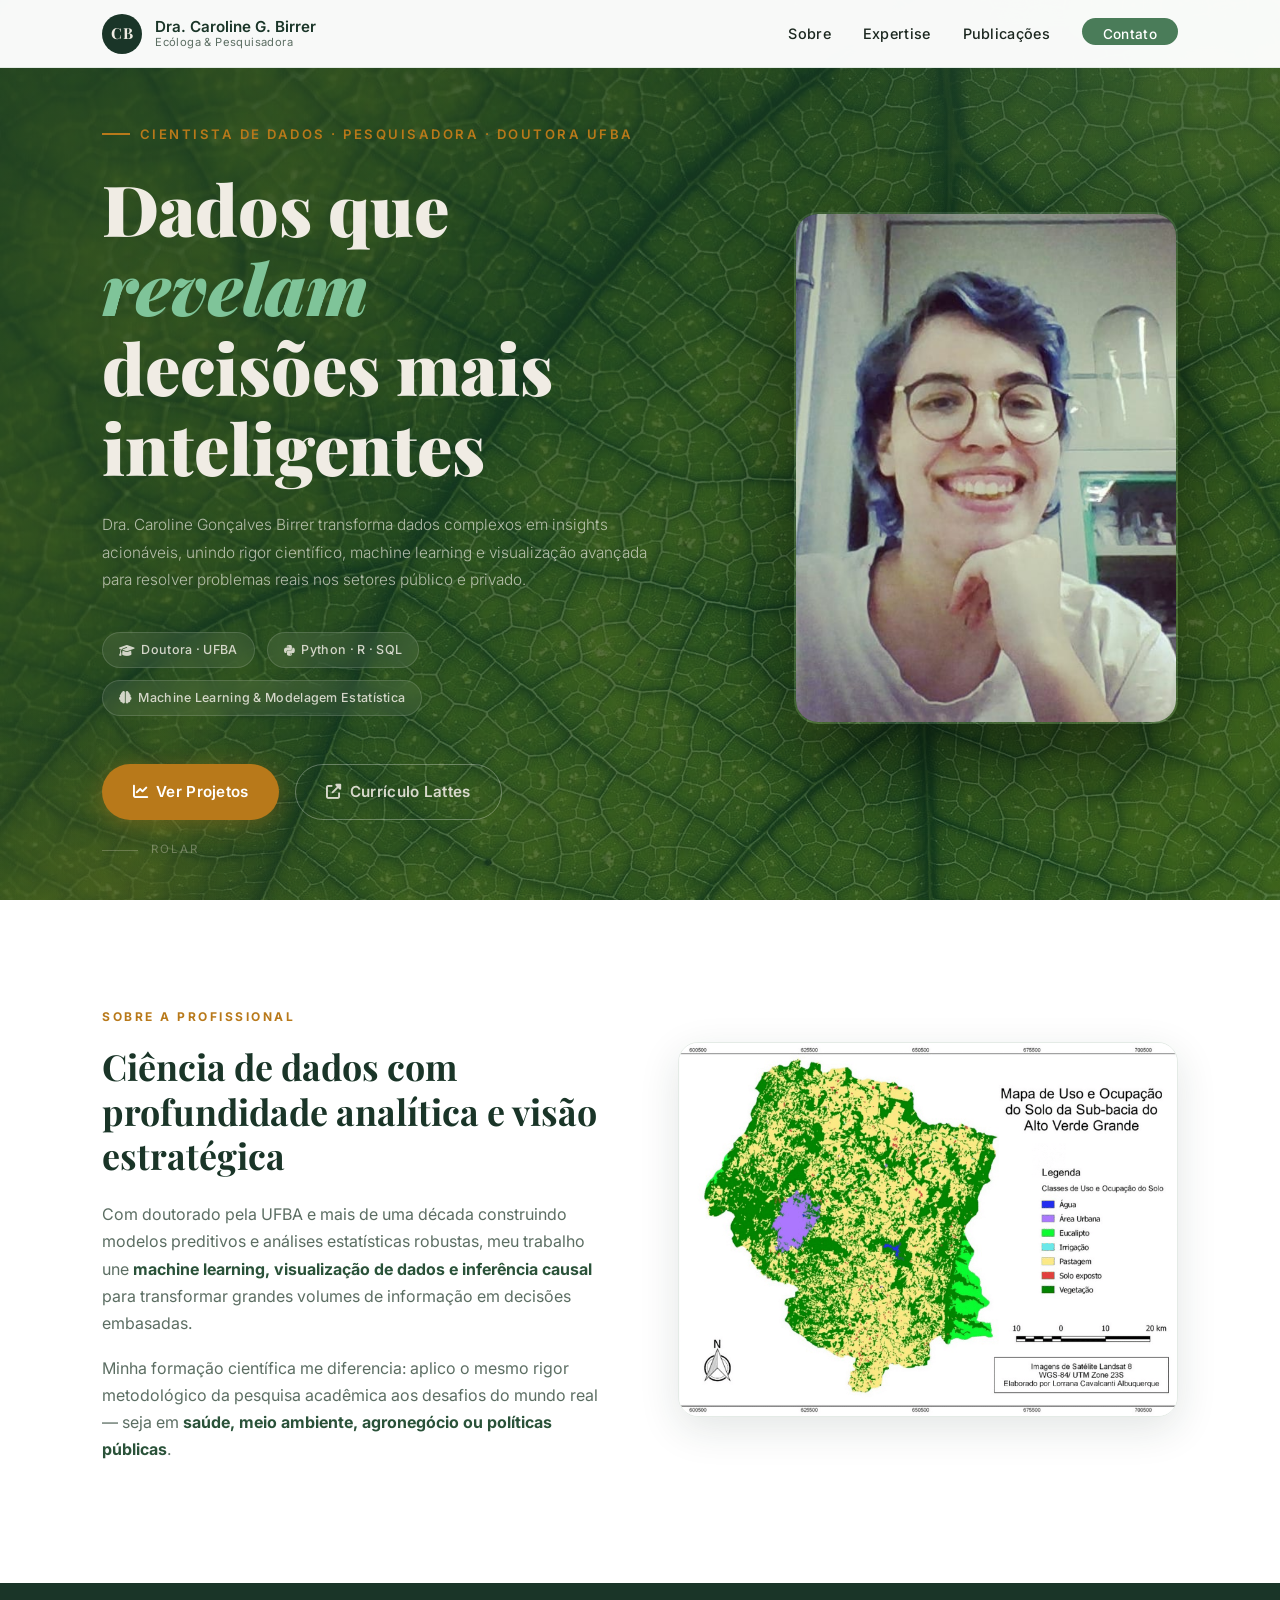
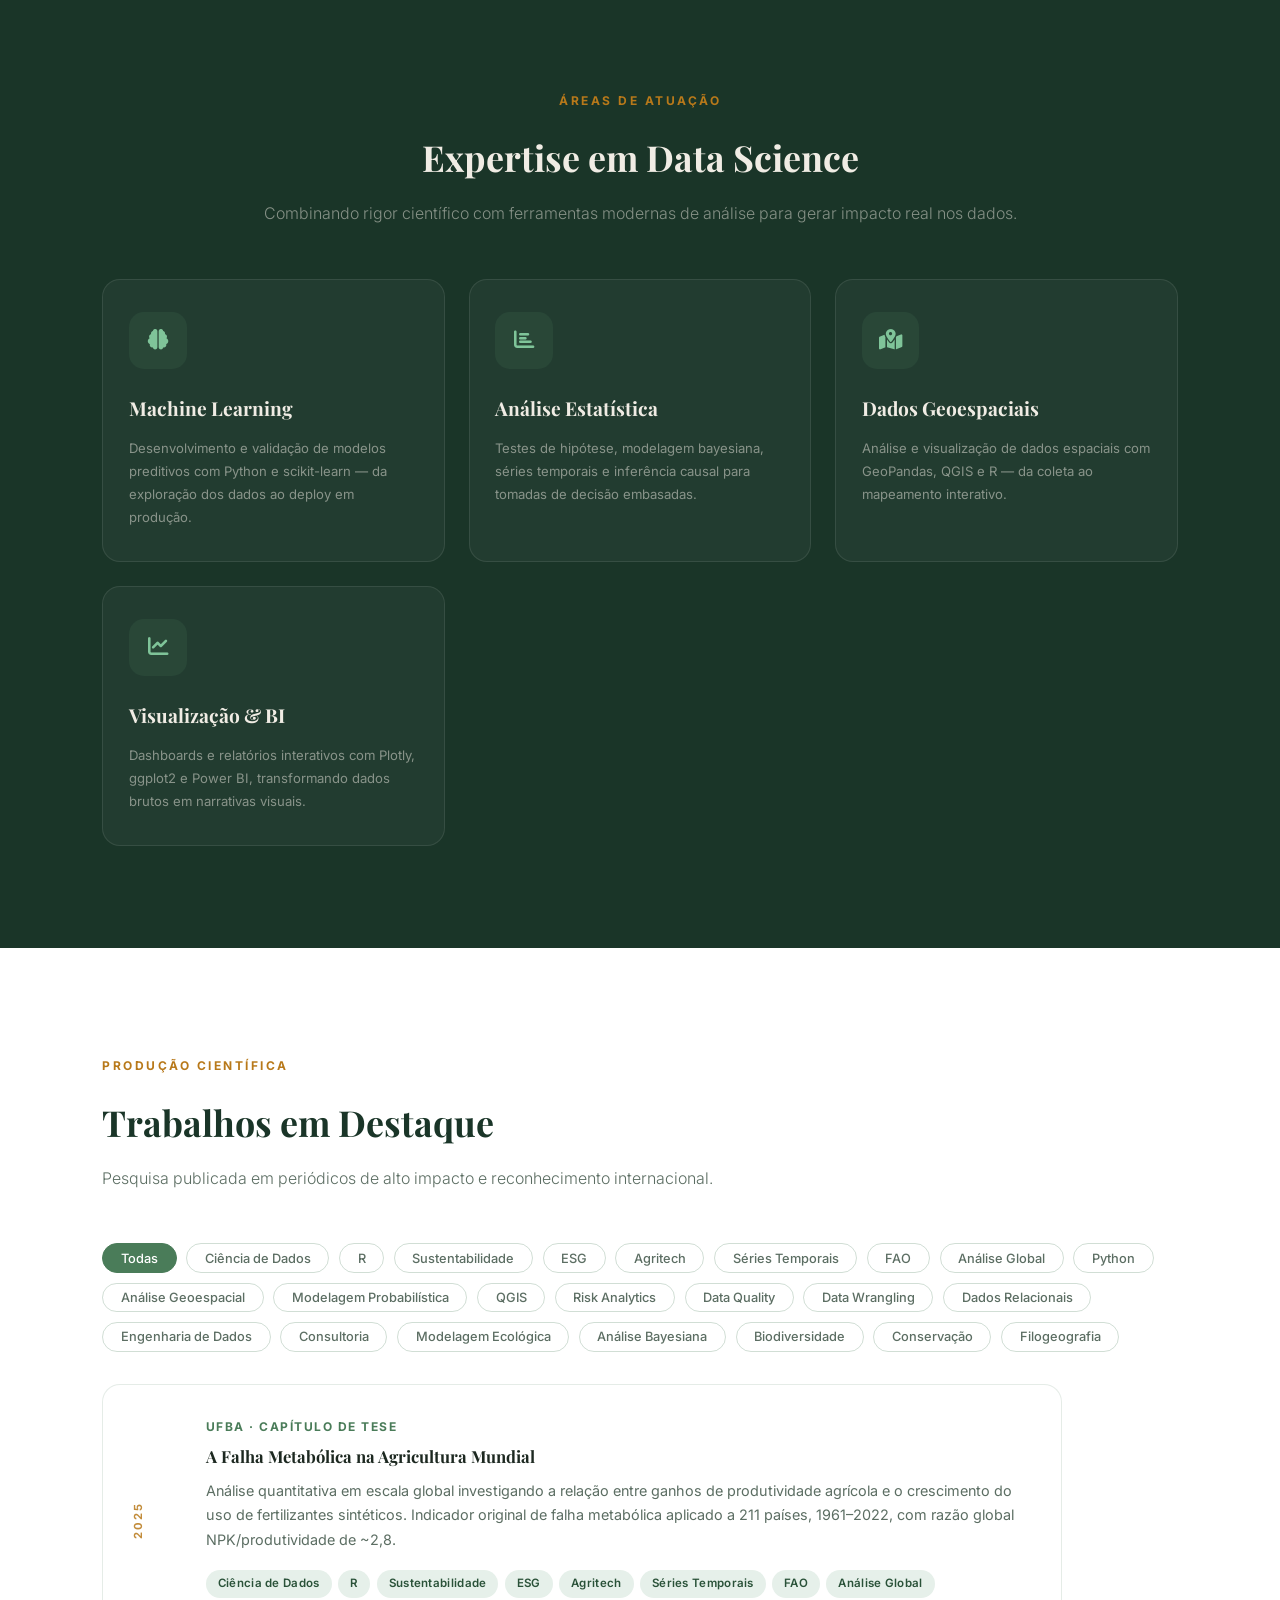
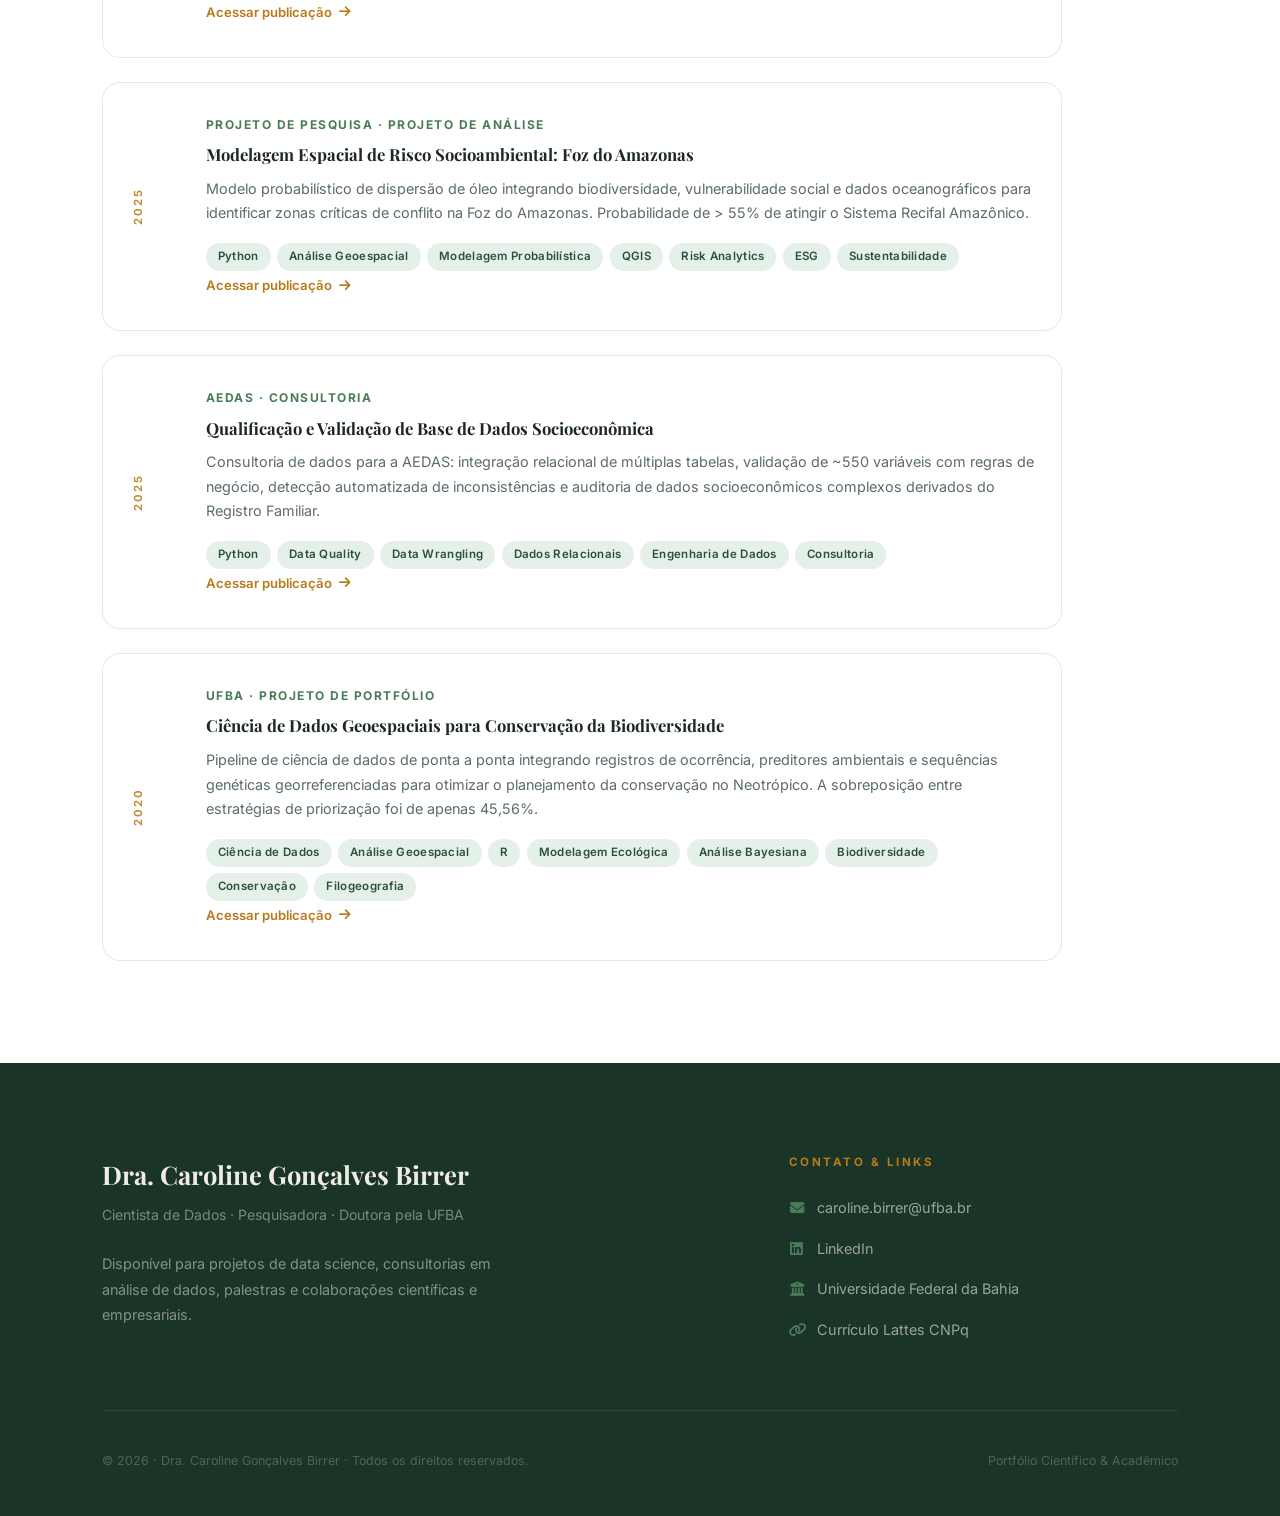
<file: index.html>
<!DOCTYPE html>
<html lang="pt-br">
<head>
    <meta charset="UTF-8">
    <meta name="viewport" content="width=device-width, initial-scale=1.0">
    <title>Dra. Caroline Gonçalves Birrer | Cientista de Dados & Pesquisadora</title>
    <meta name="description" content="Doutora pela UFBA. Especialista em Data Science, Machine Learning, análise estatística e visualização de dados para decisões baseadas em evidências.">
    <link href="https://fonts.googleapis.com/css2?family=Playfair+Display:ital,wght@0,700;0,900;1,700&family=Inter:wght@300;400;500;600&display=swap" rel="stylesheet">
    <link rel="stylesheet" href="https://cdnjs.cloudflare.com/ajax/libs/font-awesome/6.4.0/css/all.min.css">
    
    <link rel="stylesheet" href="css/style.css">
</head>
<body>

    <!-- ── NAVEGAÇÃO ─────────────────────────────────────── -->
    <nav id="main-nav">
        <a href="#" class="logo">
            <div class="logo-monogram">CB</div>
            <div class="logo-text">
                <span class="logo-name">Dra. Caroline G. Birrer</span>
                <span class="logo-title">Ecóloga &amp; Pesquisadora</span>
            </div>
        </a>
        <ul class="nav-links">
            <li><a href="#sobre">Sobre</a></li>
            <li><a href="#expertise">Expertise</a></li>
            <li><a href="#publicacoes">Publicações</a></li>
            <li><a href="#contato" class="nav-cta">Contato</a></li>
        </ul>
    </nav>

    <!-- ── HERO ──────────────────────────────────────────── -->
    <!-- Renderizado via data/hero.json -->
    <header class="hero" id="hero-section">
        <div class="hero-content" id="hero-content"></div>
        <div class="hero-visual" id="hero-visual"></div>
        <div class="hero-scroll"><span class="scroll-line"></span> Rolar</div>
    </header>

    <!-- ── MÉTRICAS ───────────────────────────────────────── -->
    <div class="stats-bar">
        <div class="stats-grid" id="stats-grid"></div>
    </div>

    <!-- ── SOBRE ──────────────────────────────────────────── -->
    <!-- Renderizado via data/sobre.json -->
    <section id="sobre"></section>

    <!-- ── EXPERTISE ──────────────────────────────────────── -->
    <!-- Renderizado via data/areas.json -->
    <section id="expertise"></section>

    <!-- ── PUBLICAÇÕES ────────────────────────────────────── -->
    <section id="publicacoes">
        <div class="section-header fade-up">
            <span class="label-tag">Produção Científica</span>
            <h2>Trabalhos em Destaque</h2>
            <p class="section-sub">Pesquisa publicada em periódicos de alto impacto e reconhecimento internacional.</p>
        </div>

        <!-- Filtros de tag -->
        <div class="pub-filters fade-up" id="pub-filters" aria-label="Filtrar publicações"></div>

        <!-- Cards renderizados via JS a partir de data/publications.json -->
        <div class="pub-grid" id="pub-grid" aria-live="polite">
            <div class="pub-loading" id="pub-loading">
                <div class="pub-spinner"></div>
                <span>Carregando publicações…</span>
            </div>
        </div>
    </section>

    <!-- ── FOOTER / CONTATO ───────────────────────────────── -->
    <!-- Renderizado via data/contato.json -->
    <footer id="contato"></footer>

    <script src="js/main.js"></script>
</body>
</html>
</file>
<file: css/style.css>
:root {
    --primary:        #4a7c59;
    --primary-dark:   #2a5239;
    --primary-deep:   #1a3528;
    --accent:         #b8791a;
    --accent-light:   #f2e6cc;
    --primary-light:  #e6f0ea;
    --light:          #f4f7f5;
    --dark:           #1c2820;
    --text-muted:     #5c6e63;
    --white:          #ffffff;
    --off-white:      #f0ece4;
}

*, *::before, *::after { margin: 0; padding: 0; box-sizing: border-box; }
html { scroll-behavior: smooth; }

body {
    font-family: 'Inter', sans-serif;
    line-height: 1.7;
    color: var(--dark);
    background: var(--white);
}

/* ── NAV ─────────────────────────────────────────── */
nav {
    background: rgba(255,255,255,0.97);
    backdrop-filter: blur(12px);
    -webkit-backdrop-filter: blur(12px);
    padding: clamp(0.7rem, 1.5vh, 1.2rem) clamp(4%, 8vw, 8%);
    display: flex;
    justify-content: space-between;
    align-items: center;
    position: fixed;
    top: 0; left: 0; right: 0;
    z-index: 1000;
    border-bottom: 1px solid rgba(74,124,89,0.12);
    transition: padding 0.35s ease, box-shadow 0.35s ease;
}
nav.scrolled {
    padding: clamp(0.4rem, 0.8vh, 0.7rem) clamp(4%, 8vw, 8%);
    box-shadow: 0 4px 30px rgba(26,53,40,0.1);
}

.logo {
    display: flex;
    align-items: center;
    gap: 0.8rem;
    text-decoration: none;
}
.logo-monogram {
    width: 40px; height: 40px;
    background: var(--primary-deep);
    color: var(--off-white);
    border-radius: 50%;
    display: flex; align-items: center; justify-content: center;
    font-family: 'Playfair Display', serif;
    font-weight: 700;
    font-size: 0.95rem;
    letter-spacing: 1px;
    flex-shrink: 0;
}
.logo-text { display: flex; flex-direction: column; line-height: 1.2; }
.logo-name  { font-weight: 600; font-size: 0.95rem; color: var(--primary-deep); }
.logo-title { font-size: 0.7rem; color: var(--text-muted); letter-spacing: 0.4px; }

.nav-links {
    list-style: none;
    display: flex;
    gap: clamp(1.2rem, 2.5vw, 2.5rem);
    align-items: center;
}
.nav-links a {
    text-decoration: none;
    color: var(--dark);
    font-weight: 500;
    font-size: 0.9rem;
    letter-spacing: 0.3px;
    position: relative;
    padding-bottom: 3px;
}
.nav-links a::after {
    content: '';
    position: absolute;
    bottom: 0; left: 0;
    width: 0; height: 2px;
    background: var(--accent);
    transition: width 0.3s ease;
}
.nav-links a:hover { color: var(--primary-dark); }
.nav-links a:hover::after { width: 100%; }

.nav-cta {
    background: var(--primary) !important;
    color: var(--white) !important;
    padding: 0.5rem 1.3rem;
    border-radius: 50px;
    font-size: 0.85rem !important;
    transition: background 0.3s ease !important;
}
.nav-cta:hover { background: var(--primary-dark) !important; }
.nav-cta::after { display: none !important; }

/* ── HERO ────────────────────────────────────────── */
.hero {
    background:
        linear-gradient(to bottom right, rgba(26,53,40,0.82) 0%, rgba(26,53,40,0.65) 100%),
        url('../images/bg_hero_01.jpeg') center center / cover no-repeat;
    min-height: 100vh;
    display: flex;
    align-items: center;
    justify-content: space-between;
    gap: clamp(2rem, 5vw, 4rem);
    padding: clamp(6rem, 12vh, 10rem) clamp(4%, 8vw, 8%) clamp(4rem, 8vh, 6rem);
    position: relative;
    overflow: hidden;
}

/* ── HERO VISUAL (imagem direita) ────────────────── */
.hero-visual {
    flex-shrink: 0;
    width: clamp(240px, 30vw, 440px);
    position: relative;
    z-index: 1;
}
.hero-visual img {
    width: 100%;
    display: block;
    border-radius: 24px;
    object-fit: cover;
    aspect-ratio: 3 / 4;
    border: 2px solid rgba(255,255,255,0.1);
    box-shadow: 0 40px 80px rgba(0,0,0,0.45);
}
.hero::before {
    content: '';
    position: absolute;
    top: -40%; right: -15%;
    width: clamp(320px, 52vw, 750px); height: clamp(320px, 52vw, 750px);
    background: radial-gradient(circle, rgba(74,124,89,0.22) 0%, transparent 68%);
    pointer-events: none;
}
.hero::after {
    content: '';
    position: absolute;
    bottom: -25%; left: -8%;
    width: clamp(220px, 36vw, 520px); height: clamp(220px, 36vw, 520px);
    background: radial-gradient(circle, rgba(184,121,26,0.1) 0%, transparent 68%);
    pointer-events: none;
}

.hero-content {
    max-width: clamp(480px, 65vw, 760px);
    position: relative;
    z-index: 1;
}
.hero-eyebrow {
    display: inline-flex;
    align-items: center;
    gap: 0.6rem;
    color: var(--accent);
    font-size: 0.82rem;
    font-weight: 600;
    letter-spacing: 2.5px;
    text-transform: uppercase;
    margin-bottom: 1.5rem;
}
.hero-eyebrow::before {
    content: '';
    display: block;
    width: 28px; height: 2px;
    background: var(--accent);
}
.hero h1 {
    font-family: 'Playfair Display', serif;
    font-size: clamp(2.8rem, 5.5vw, 4.4rem);
    font-weight: 900;
    color: var(--off-white);
    line-height: 1.13;
    margin-bottom: 1.5rem;
}
.hero h1 em {
    font-style: italic;
    color: #7fc499;
}
.hero-desc {
    font-size: clamp(0.95rem, 1.2vw, 1.15rem);
    color: rgba(240,236,228,0.7);
    max-width: min(600px, 90%);
    margin-bottom: clamp(1.8rem, 3vw, 2.5rem);
    font-weight: 300;
    line-height: 1.8;
}
.hero-badges {
    display: flex;
    flex-wrap: wrap;
    gap: 0.7rem;
    margin-bottom: 3rem;
}
.badge {
    background: rgba(255,255,255,0.07);
    border: 1px solid rgba(255,255,255,0.14);
    color: rgba(240,236,228,0.85);
    padding: 0.4rem 1rem;
    border-radius: 50px;
    font-size: 0.78rem;
    font-weight: 500;
    letter-spacing: 0.3px;
    backdrop-filter: blur(6px);
}
.hero-cta { display: flex; gap: 1rem; flex-wrap: wrap; }

.btn {
    display: inline-flex;
    align-items: center;
    gap: 0.5rem;
    padding: 0.9rem 1.9rem;
    border-radius: 50px;
    text-decoration: none;
    font-weight: 600;
    font-size: 0.95rem;
    transition: all 0.3s ease;
    letter-spacing: 0.3px;
}
.btn-primary {
    background: var(--accent);
    color: var(--white);
    box-shadow: 0 4px 22px rgba(184,121,26,0.38);
}
.btn-primary:hover {
    background: #9e6816;
    transform: translateY(-3px);
    box-shadow: 0 10px 30px rgba(184,121,26,0.48);
}
.btn-ghost {
    border: 1.5px solid rgba(255,255,255,0.3);
    color: rgba(240,236,228,0.88);
}
.btn-ghost:hover {
    border-color: rgba(255,255,255,0.65);
    color: var(--off-white);
    transform: translateY(-3px);
}

.hero-scroll {
    position: absolute;
    bottom: 2.5rem; left: 8%;
    display: flex;
    align-items: center;
    gap: 0.8rem;
    color: rgba(240,236,228,0.35);
    font-size: 0.72rem;
    letter-spacing: 2px;
    text-transform: uppercase;
}
.scroll-line { width: 36px; height: 1px; background: rgba(240,236,228,0.25); }

/* ── STATS BAR ───────────────────────────────────── */
.stats-bar { background: var(--primary); }
.stats-grid {
    display: grid;
    grid-template-columns: repeat(3, 1fr);
}
.stat-item {
    padding: clamp(1.8rem, 3.5vw, 2.8rem) clamp(1rem, 2vw, 2rem);
    text-align: center;
    border-right: 1px solid rgba(255,255,255,0.1);
}
.stat-item:last-child { border-right: none; }
.stat-number {
    font-family: 'Playfair Display', serif;
    font-size: clamp(2rem, 3.5vw, 3.8rem);
    font-weight: 900;
    color: var(--off-white);
    display: block;
    line-height: 1;
    margin-bottom: 0.4rem;
}
.stat-label {
    font-size: clamp(0.65rem, 0.8vw, 0.78rem);
    color: rgba(240,236,228,0.55);
    letter-spacing: 1.5px;
    text-transform: uppercase;
    font-weight: 500;
}

/* ── SOBRE ───────────────────────────────────────── */
#sobre {
    padding: clamp(4rem, 8vw, 8rem) clamp(4%, 8vw, 8%);
    display: grid;
    grid-template-columns: 1fr 1fr;
    gap: clamp(3rem, 6vw, 6rem);
    align-items: center;
}
.label-tag {
    display: inline-block;
    color: var(--accent);
    font-size: 0.75rem;
    font-weight: 700;
    letter-spacing: 2.5px;
    text-transform: uppercase;
    margin-bottom: 1rem;
}
.sobre-text h2 {
    font-family: 'Playfair Display', serif;
    font-size: clamp(1.8rem, 2.8vw, 2.8rem);
    font-weight: 700;
    color: var(--primary-deep);
    line-height: 1.25;
    margin-bottom: clamp(1rem, 1.8vw, 1.5rem);
}
.sobre-text p {
    color: var(--text-muted);
    margin-bottom: 1.1rem;
    font-size: 1rem;
}
.sobre-text strong { color: var(--primary-dark); }

/* ── SOBRE FOTO DE PERFIL ─────────────────────── */
.sobre-right { display: flex; flex-direction: column; gap: 1.5rem; }
.sobre-photo {
    border-radius: 20px;
    overflow: hidden;
    border: 1px solid rgba(74,124,89,0.15);
    box-shadow: 0 12px 40px rgba(26,53,40,0.12);
}
.sobre-photo img {
    width: 100%;
    display: block;
    object-fit: cover;
    aspect-ratio: 4 / 3;
}
.sobre-highlights { display: flex; flex-direction: column; gap: 1.25rem; }
.highlight-item {
    display: flex;
    align-items: flex-start;
    gap: 1rem;
    padding: 1.4rem 1.5rem;
    background: var(--light);
    border-radius: 14px;
    border-left: 3px solid var(--primary);
    transition: transform 0.25s ease, box-shadow 0.25s ease;
}
.highlight-item:hover {
    transform: translateX(5px);
    box-shadow: 0 6px 24px rgba(74,124,89,0.1);
}
.highlight-icon {
    width: 44px; height: 44px;
    background: var(--primary-light);
    border-radius: 11px;
    display: flex; align-items: center; justify-content: center;
    color: var(--primary);
    font-size: 1.1rem;
    flex-shrink: 0;
}
.highlight-text h4 {
    font-size: 0.95rem;
    font-weight: 600;
    color: var(--dark);
    margin-bottom: 0.2rem;
}
.highlight-text p { font-size: 0.85rem; color: var(--text-muted); margin: 0; }

/* ── EXPERTISE ───────────────────────────────────── */
#expertise {
    padding: clamp(4rem, 8vw, 8rem) clamp(4%, 8vw, 8%);
    background: var(--primary-deep);
}
.section-header { text-align: center; margin-bottom: clamp(2.5rem, 4vw, 4rem); }
.section-header h2 {
    font-family: 'Playfair Display', serif;
    font-size: clamp(1.8rem, 2.8vw, 2.8rem);
    font-weight: 700;
}
.section-sub {
    font-size: 1rem;
    margin-top: 0.75rem;
    font-weight: 300;
}
#expertise .section-header h2 { color: var(--off-white); }
#expertise .section-sub { color: rgba(240,236,228,0.5); }

.expertise-grid {
    display: grid;
    grid-template-columns: repeat(auto-fit, minmax(260px, 1fr));
    gap: 1.5rem;
}
.expertise-card {
    background: rgba(255,255,255,0.04);
    border: 1px solid rgba(255,255,255,0.09);
    padding: clamp(1.5rem, 2.5vw, 2.5rem) clamp(1.2rem, 2vw, 2rem);
    border-radius: 18px;
    transition: all 0.35s ease;
    position: relative;
    overflow: hidden;
}
.expertise-card::before {
    content: '';
    position: absolute;
    top: 0; left: 0; right: 0;
    height: 3px;
    background: linear-gradient(90deg, var(--primary), var(--accent));
    transform: scaleX(0);
    transform-origin: left;
    transition: transform 0.35s ease;
}
.expertise-card:hover {
    background: rgba(255,255,255,0.08);
    transform: translateY(-8px);
    box-shadow: 0 24px 48px rgba(0,0,0,0.3);
}
.expertise-card:hover::before { transform: scaleX(1); }
.card-icon {
    width: clamp(44px, 4.5vw, 58px); height: clamp(44px, 4.5vw, 58px);
    background: rgba(74,124,89,0.18);
    border-radius: 15px;
    display: flex; align-items: center; justify-content: center;
    font-size: clamp(1.1rem, 1.6vw, 1.5rem);
    color: #7fc499;
    margin-bottom: clamp(1rem, 1.8vw, 1.5rem);
}
.expertise-card h3 {
    font-family: 'Playfair Display', serif;
    font-size: clamp(1rem, 1.5vw, 1.3rem);
    color: var(--off-white);
    margin-bottom: 0.75rem;
    font-weight: 700;
}
.expertise-card p {
    font-size: clamp(0.82rem, 1vw, 0.95rem);
    color: rgba(240,236,228,0.5);
    line-height: 1.75;
}

/* ── PUBLICAÇÕES ─────────────────────────────────── */
#publicacoes {
    padding: clamp(4rem, 8vw, 8rem) clamp(4%, 8vw, 8%);
    background: var(--white);
}
#publicacoes .section-header { text-align: left; }
#publicacoes .section-header h2 { color: var(--primary-deep); }
#publicacoes .section-sub { color: var(--text-muted); }

.pub-grid { display: grid; gap: 1.5rem; max-width: 960px; margin-top: 1rem; }

.pub-card {
    display: grid;
    grid-template-columns: clamp(40px, 4vw, 56px) 1fr;
    gap: clamp(1.2rem, 2vw, 1.75rem);
    padding: clamp(1.5rem, 2.5vw, 2.2rem) clamp(1.2rem, 2vw, 2rem);
    border: 1px solid rgba(74,124,89,0.14);
    border-radius: 18px;
    transition: all 0.3s ease;
    background: var(--white);
}
.pub-card:hover {
    border-color: var(--primary);
    box-shadow: 0 14px 40px rgba(74,124,89,0.11);
    transform: translateY(-4px);
}
.pub-year {
    writing-mode: vertical-rl;
    text-orientation: mixed;
    transform: rotate(180deg);
    font-size: 0.7rem;
    font-weight: 700;
    letter-spacing: 2px;
    color: var(--accent);
    text-transform: uppercase;
    align-self: center;
    opacity: 0.85;
}
.pub-journal {
    font-size: 0.75rem;
    font-weight: 700;
    color: var(--primary);
    text-transform: uppercase;
    letter-spacing: 1.5px;
    margin-bottom: 0.5rem;
}
.pub-title {
    font-family: 'Playfair Display', serif;
    font-size: clamp(1rem, 1.3vw, 1.2rem);
    font-weight: 700;
    color: var(--dark);
    text-decoration: none;
    display: block;
    margin-bottom: 0.65rem;
    line-height: 1.4;
    transition: color 0.2s ease;
}
.pub-title:hover { color: var(--primary); }
.pub-desc {
    font-size: 0.9rem;
    color: var(--text-muted);
    margin-bottom: 1.1rem;
    line-height: 1.7;
}
.pub-link {
    display: inline-flex;
    align-items: center;
    gap: 0.45rem;
    font-size: 0.82rem;
    font-weight: 600;
    color: var(--accent);
    text-decoration: none;
    transition: gap 0.2s ease;
}
.pub-link:hover { gap: 0.8rem; }

/* ── FOOTER ──────────────────────────────────────── */
footer {
    background: var(--primary-deep);
    padding: clamp(4rem, 7vw, 6rem) clamp(4%, 8vw, 8%) clamp(2rem, 3.5vw, 3rem);
}
.footer-top {
    display: grid;
    grid-template-columns: 1.6fr 1fr;
    gap: clamp(3rem, 5vw, 5rem);
    padding-bottom: clamp(2.5rem, 4vw, 4rem);
    border-bottom: 1px solid rgba(255,255,255,0.08);
    margin-bottom: clamp(2rem, 3vw, 3rem);
}
.footer-brand h3 {
    font-family: 'Playfair Display', serif;
    font-size: clamp(1.3rem, 2vw, 1.8rem);
    color: var(--off-white);
    font-weight: 700;
    margin-bottom: 0.4rem;
}
.footer-brand .subtitle {
    color: rgba(240,236,228,0.45);
    font-size: 0.88rem;
    margin-bottom: 1.5rem;
}
.footer-brand > p {
    color: rgba(240,236,228,0.5);
    font-size: 0.9rem;
    max-width: 400px;
    line-height: 1.75;
    margin-bottom: 2rem;
}
.social-links { display: flex; gap: 0.75rem; }
.social-links a {
    width: 42px; height: 42px;
    background: rgba(255,255,255,0.06);
    border: 1px solid rgba(255,255,255,0.1);
    border-radius: 10px;
    display: flex; align-items: center; justify-content: center;
    color: rgba(240,236,228,0.65);
    font-size: 1.05rem;
    transition: all 0.3s ease;
    text-decoration: none;
}
.social-links a:hover {
    background: var(--accent);
    border-color: var(--accent);
    color: var(--white);
    transform: translateY(-3px);
}
.footer-contact h4 {
    font-size: 0.72rem;
    font-weight: 700;
    letter-spacing: 2.5px;
    text-transform: uppercase;
    color: var(--accent);
    margin-bottom: 1.5rem;
}
.contact-item {
    display: flex;
    align-items: center;
    gap: 0.8rem;
    margin-bottom: 1rem;
    color: rgba(240,236,228,0.6);
    font-size: 0.9rem;
}
.contact-item i { color: var(--primary); width: 16px; text-align: center; }
.contact-item a { color: inherit; text-decoration: none; transition: color 0.2s; }
.contact-item a:hover { color: var(--accent-light); }

.footer-bottom {
    display: flex;
    justify-content: space-between;
    align-items: center;
}
.footer-bottom p { font-size: 0.78rem; color: rgba(240,236,228,0.25); }

/* ── ANIMATIONS ──────────────────────────────────── */
.fade-up {
    opacity: 0;
    transform: translateY(28px);
    transition: opacity 0.7s ease, transform 0.7s ease;
}
.fade-up.visible { opacity: 1; transform: translateY(0); }

.pub-loading {
    display: flex;
    align-items: center;
    gap: 1rem;
    padding: 3rem 0;
    color: var(--text-muted);
    font-size: 0.95rem;
}
.pub-spinner {
    width: 22px; height: 22px;
    border: 2px solid var(--primary-light);
    border-top-color: var(--primary);
    border-radius: 50%;
    animation: spin 0.75s linear infinite;
}
@keyframes spin { to { transform: rotate(360deg); } }

.pub-filters {
    display: flex;
    flex-wrap: wrap;
    gap: 0.6rem;
    margin-bottom: 2rem;
}
.filter-btn {
    background: transparent;
    border: 1.5px solid rgba(74,124,89,0.25);
    color: var(--text-muted);
    padding: 0.4rem 1.1rem;
    border-radius: 50px;
    font-size: 0.8rem;
    font-weight: 500;
    cursor: pointer;
    transition: all 0.2s ease;
    font-family: 'Inter', sans-serif;
}
.filter-btn:hover {
    border-color: var(--primary);
    color: var(--primary);
}
.filter-btn.active {
    background: var(--primary);
    border-color: var(--primary);
    color: var(--white);
}

.pub-card { display: none; }
.pub-card.visible { display: grid; }

.pub-tag-list {
    display: flex;
    flex-wrap: wrap;
    gap: 0.4rem;
    margin-top: 0.9rem;
}
.pub-tag {
    background: var(--primary-light);
    color: var(--primary-dark);
    font-size: 0.72rem;
    font-weight: 600;
    padding: 0.25rem 0.75rem;
    border-radius: 50px;
    letter-spacing: 0.3px;
}

.pub-error {
    color: var(--text-muted);
    padding: 2rem 0;
    font-size: 0.95rem;
}

/* ── RESPONSIVE ──────────────────────────────────── */
@media (max-width: 960px) {
    #sobre { grid-template-columns: 1fr; gap: 3rem; }
    .footer-top { grid-template-columns: 1fr; gap: 2.5rem; }
    .stats-grid { grid-template-columns: 1fr; }
    .stat-item { border-right: none; border-bottom: 1px solid rgba(255,255,255,0.1); }
    .stat-item:last-child { border-bottom: none; }
}
@media (max-width: 768px) {
    nav { padding: 1rem 5%; }
    .nav-links { display: none; }
    .hero { padding: 7rem 5% 4rem; min-height: auto; flex-direction: column; }
    .hero-visual { display: none; }
    #sobre, #expertise, #publicacoes { padding: 4rem 5%; }
    footer { padding: 3.5rem 5% 2rem; }
    .pub-card { grid-template-columns: 1fr; }
    .pub-year { writing-mode: horizontal-tb; transform: none; }
    .footer-bottom { flex-direction: column; gap: 0.75rem; text-align: center; }
}
</file>
